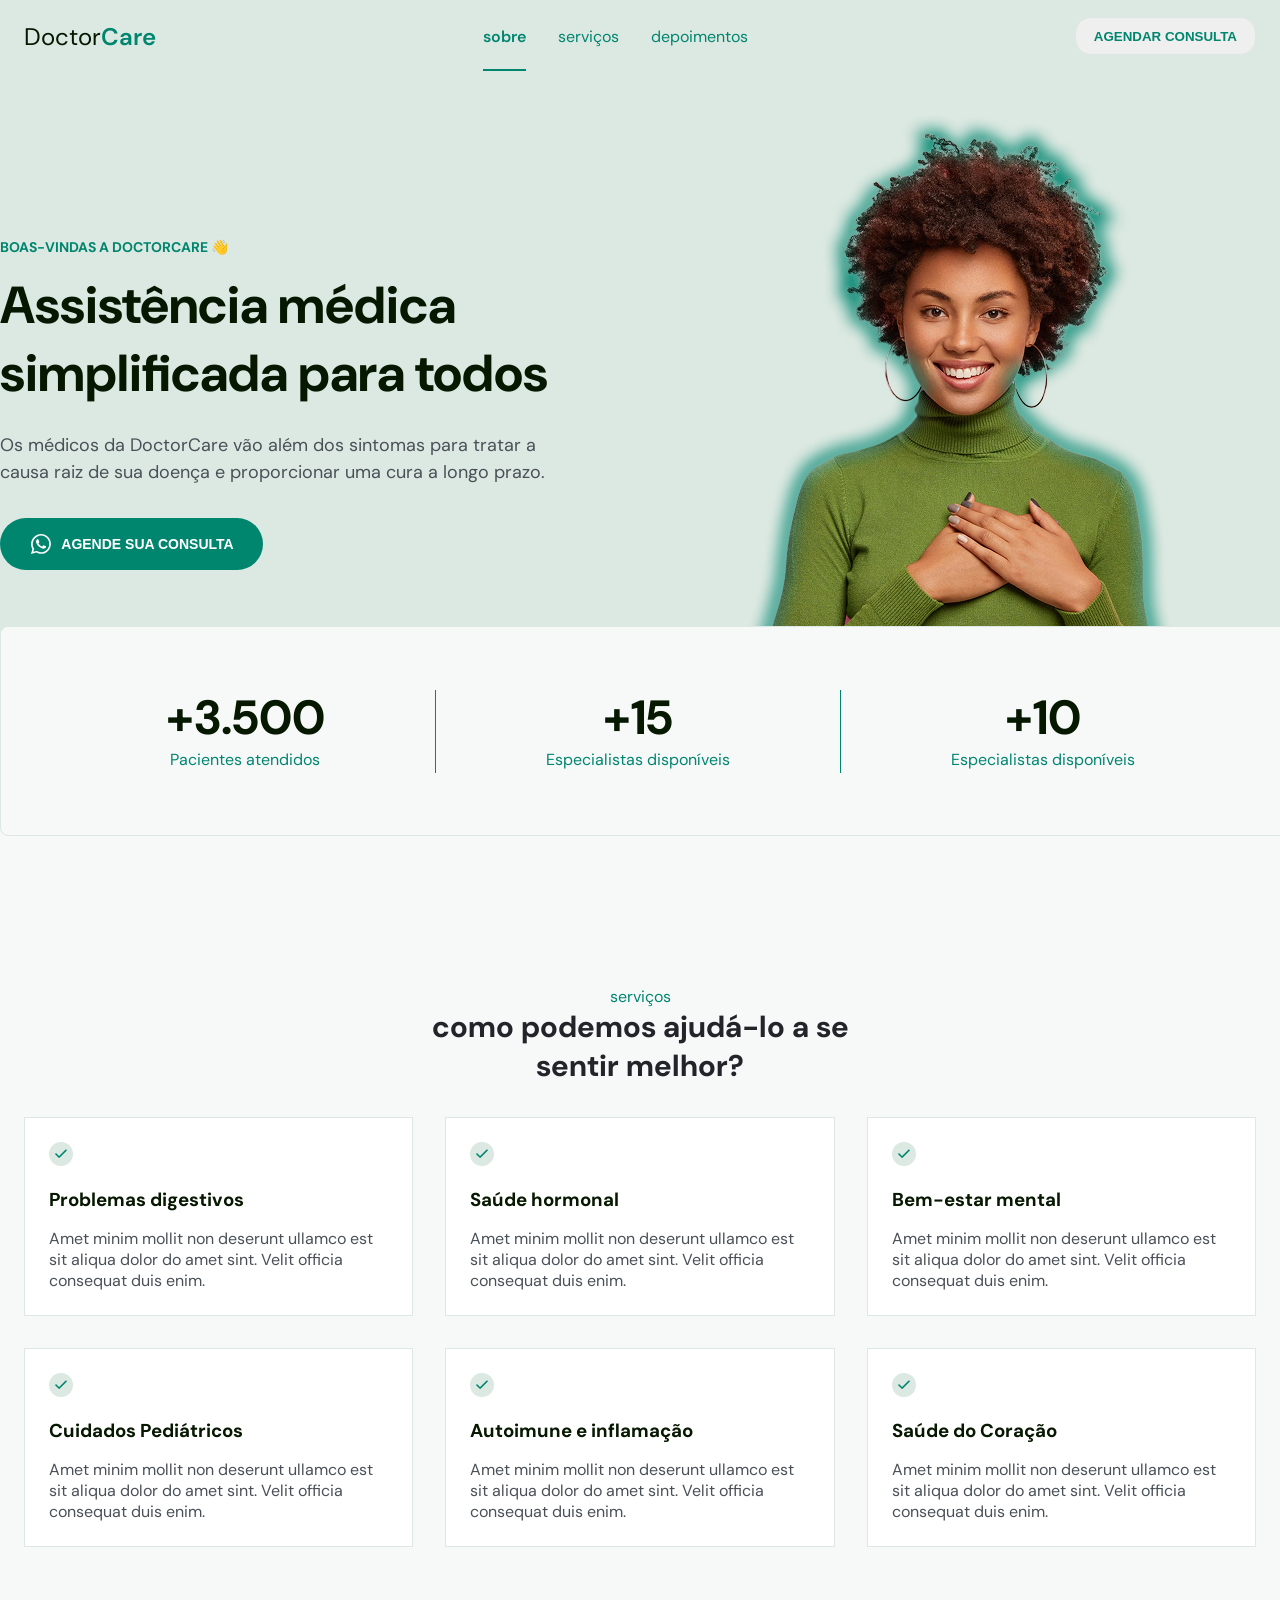
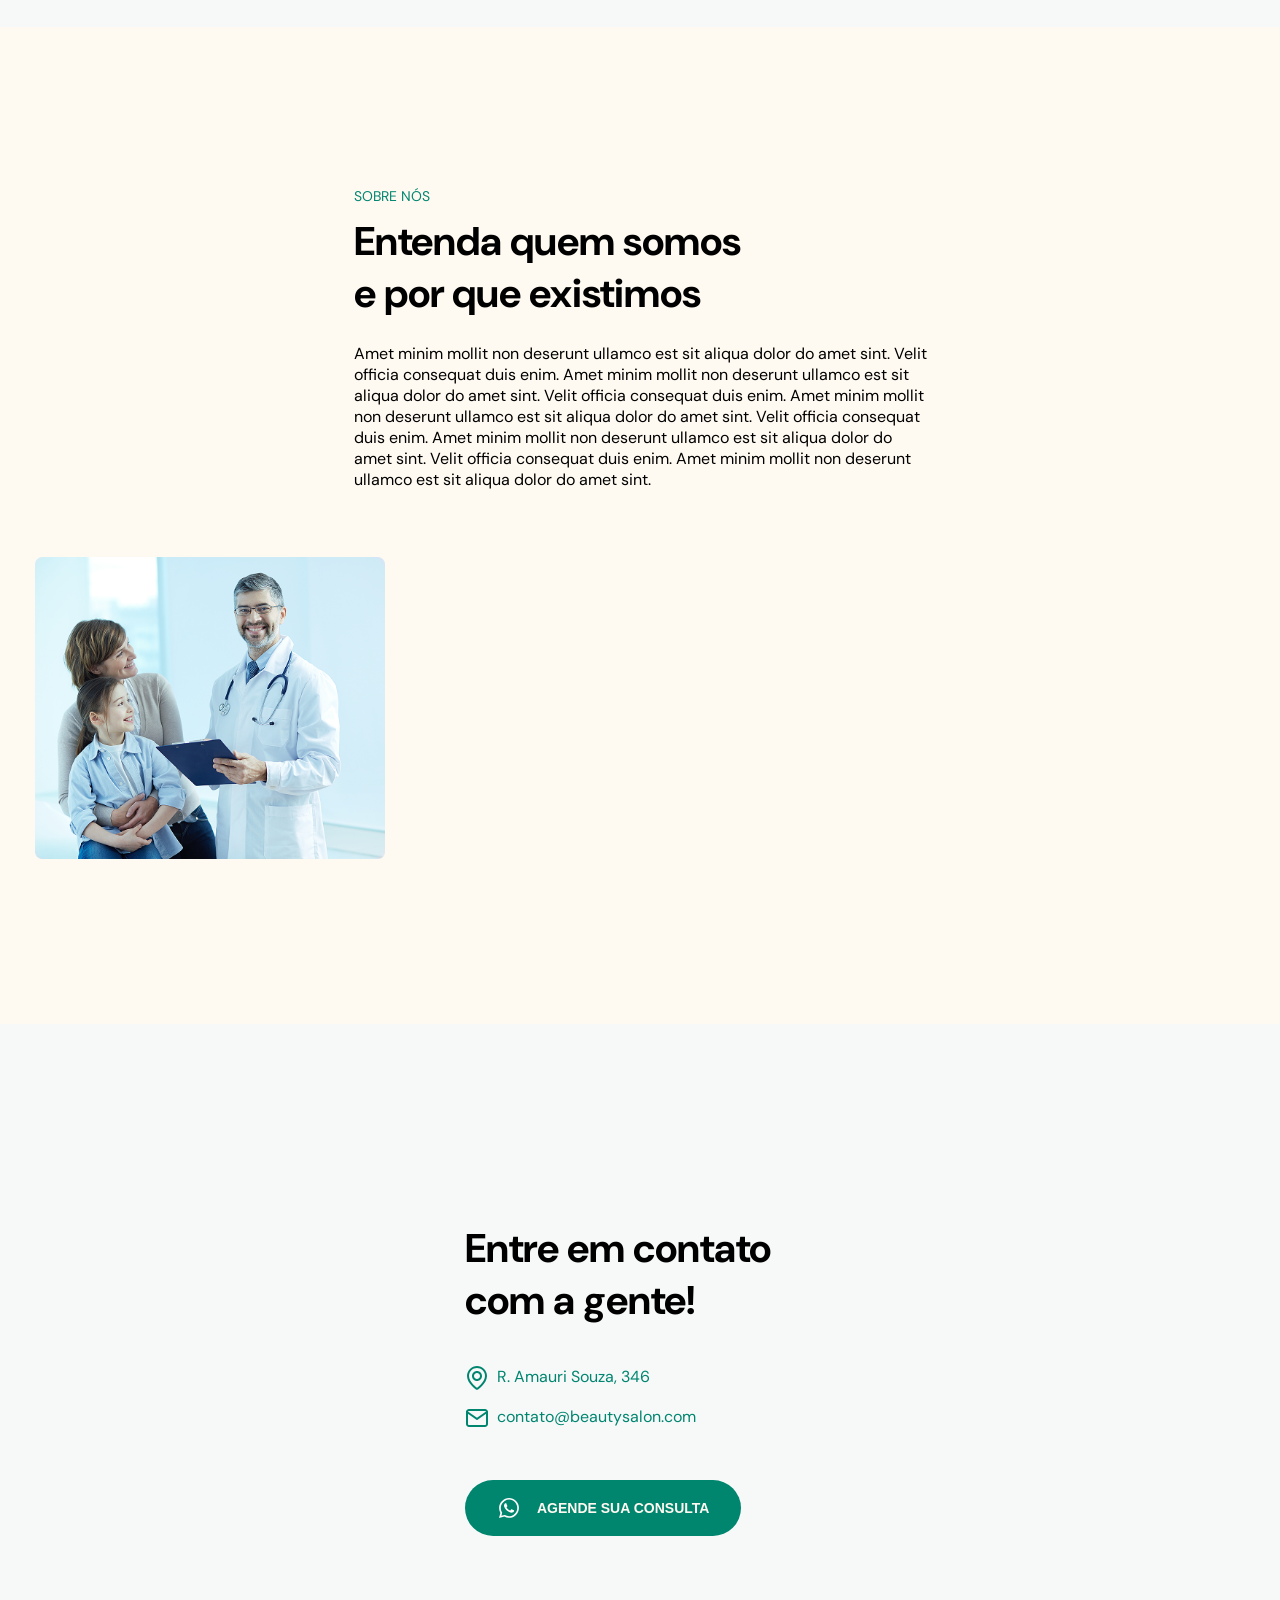
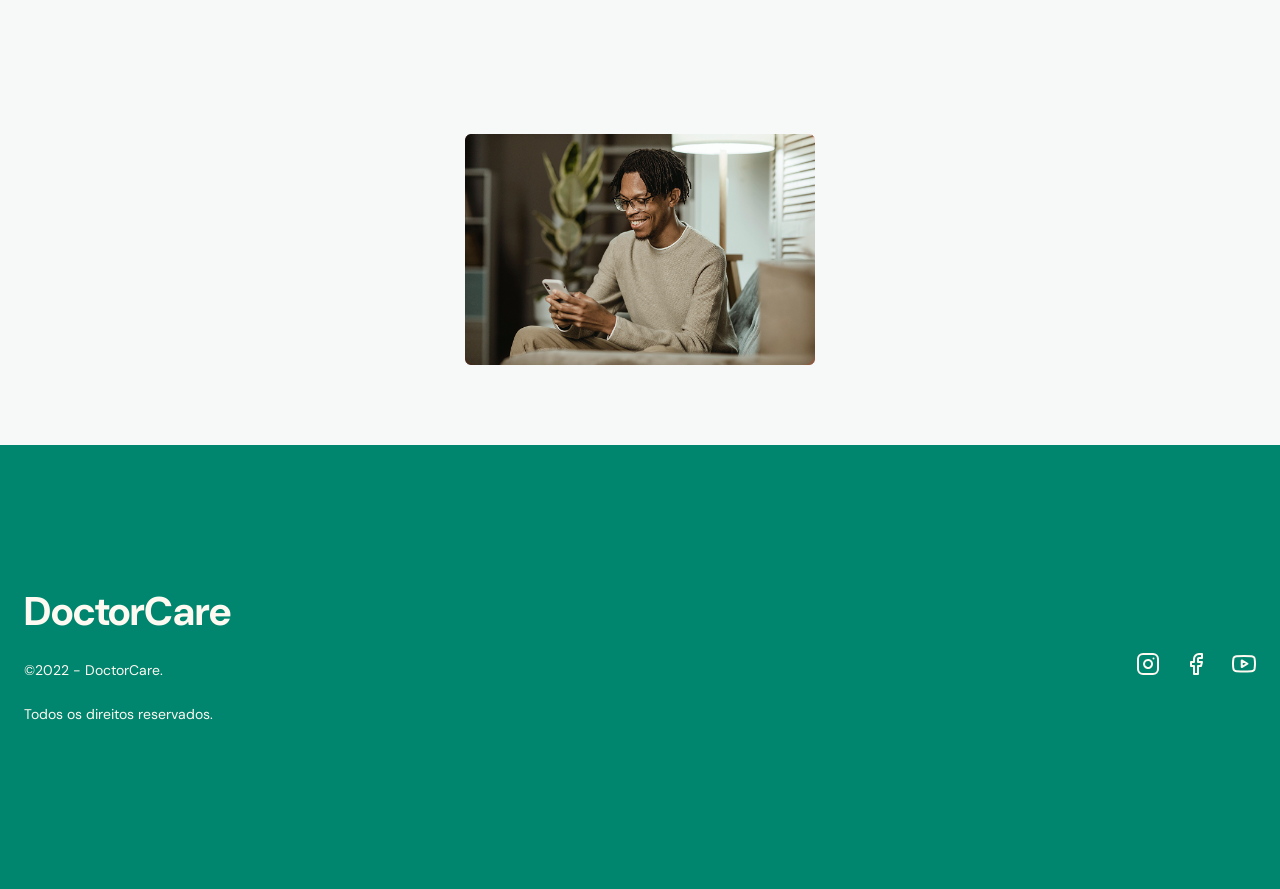
<file: doctorcare/index.html>
<!DOCTYPE html>
<html lang="pt-br">

<head>
    <link rel="preconnect" href="https://fonts.googleapis.com">
    <link rel="preconnect" href="https://fonts.gstatic.com" crossorigin>
    <meta charset="UTF-8">
    <meta name="viewport" content="width=device-width, initial-scale=1.0">
    <title>doctorcare</title>
    <link rel="stylesheet" href="style.css">

    <link
        href="https://fonts.googleapis.com/css2?family=DM+Sans:ital,opsz,wght@0,9..40,100..1000;1,9..40,100..1000&display=swap"
        rel="stylesheet">
</head>

<body>
    <header>
        <div class="header-container">
            <div class="logo">
                <span>Doctor<strong class="care">Care</strong></span>
            </div>
            <nav class="menu">
                <ul>
                    <li> <a href="">sobre</a></li>
                    <LI><a href="">serviços </a></LI>
                    <li><a href="">depoimentos</a></li>
                </ul>
            </nav>
            <button class="agendar">agendar consulta</button>
            <button class="menu-sandwich">
                <img src="./assets/Icon.png" alt="menu" />
            </button>
        </div>
    </header>

    <section id="home">
        <div class="home-container">
            <div class="home-left">
                <p class="welcome">BOAS-VINDAS A DOCTORCARE 👋</p>

                <h1 class="title">
                    Assistência médica simplificada para todos
                </h1>

                <p class="description">
                    Os médicos da DoctorCare vão além dos sintomas para tratar a causa
                    raiz de sua doença e proporcionar uma cura a longo prazo.
                </p>

                <button class="schedule">
                    <img src="./assets/whatsapp.svg" alt="Whatsapp" />
                    Agende sua consulta
                </button>
            </div>

            <div class="home-right">
                <img class="img-home" src="./assets/hero.png" alt="Imagem de uma mulher" />
            </div>
        </div>
        </div>
    </section>
    <section class="numbers">
        <div class="card">
            <h2>+3.500</h2>
            <p>Pacientes atendidos</p>
        </div>
        <div class="divider"></div>
        <div class="card">
            <h2>+15</h2>
            <p>Especialistas disponíveis</p>
        </div>
        <div class="divider"></div>
        <div class="card">
            <h2>+10</h2>
            <p>Especialistas disponíveis</p>
        </div>
    </section>
    <section class="servicos">
        <p class="service-tag">serviços</p>
        <h2 class="section-title">como podemos ajudá-lo a se sentir melhor?</h2>

        <div class="service-container">
            <div class="card-service">
                <img src="./assets/Group 2.png" alt="verificado-img">
                <h3 class="service-title">Problemas digestivos</h3>
                <p class="sevice-description">Amet minim mollit non deserunt ullamco est sit aliqua dolor do amet sint.
                    Velit officia consequat duis enim.</p>
            </div>
            <div class="card-service">
                <img src="./assets/Group 2.png" alt="verificado-img">
                <h3 class="service-title">Saúde hormonal</h3>
                <p class="sevice-description">Amet minim mollit non deserunt ullamco est sit aliqua dolor do amet sint.
                    Velit officia consequat duis enim.</p>
            </div>
            <div class="card-service">
                <img src="./assets/Group 2.png" alt="verificado-img">
                <h3 class="service-title">Bem-estar mental</h3>
                <p class="sevice-description">Amet minim mollit non deserunt ullamco est sit aliqua dolor do amet sint.
                    Velit officia consequat duis enim.</p>
            </div>
            <div class="card-service">
                <img src="./assets/Group 2.png" alt="verificado-img">
                <h3 class="service-title">Cuidados Pediátricos</h3>
                <p class="sevice-description">Amet minim mollit non deserunt ullamco est sit aliqua dolor do amet sint.
                    Velit officia consequat duis enim.</p>
            </div>
            <div class="card-service">
                <img src="./assets/Group 2.png" alt="verificado-img">
                <h3 class="service-title">Autoimune e inflamação</h3>
                <p class="sevice-description">Amet minim mollit non deserunt ullamco est sit aliqua dolor do amet sint.
                    Velit officia consequat duis enim.</p>
            </div>
            <div class="card-service">
                <img src="./assets/Group 2.png" alt="verificado-img">
                <h3 class="service-title">Saúde do Coração</h3>
                <p class="sevice-description">Amet minim mollit non deserunt ullamco est sit aliqua dolor do amet sint.
                    Velit officia consequat duis enim.</p>
            </div>
        </div>
    </section>
    <section class="sobre-nos">
        <div class="doctor-img">
            <img src="./assets/img01.png" alt="">
        </div>
        <div class="text-sobre">
            <p class="sobre-teg">SOBRE NÓS</p>
            <h2 class="title-sobre">Entenda quem somos e por que existimos</h2>
            <p class="sobre-title">Amet minim mollit non deserunt ullamco est sit aliqua dolor do amet sint. Velit
                officia consequat duis enim. Amet minim mollit non deserunt ullamco est sit aliqua dolor do amet sint.
                Velit officia consequat duis enim. Amet minim mollit non deserunt ullamco est sit aliqua dolor do amet
                sint. Velit officia consequat duis enim. Amet minim mollit non deserunt ullamco est sit aliqua dolor do
                amet sint. Velit officia consequat duis enim. Amet minim mollit non deserunt ullamco est sit aliqua
                dolor do amet sint.</p>
        </div>
    </section>
    <section class="section-contato">
        <div class="container-contato">
            <h2 class="title-contato">Entre em contato com a gente!</h2>
            <div class="contato-name">
                <img src="./assets/map-pin.svg" alt="">
                <p>R. Amauri Souza, 346</p>
            </div>
            <div class="contato-name">
                <img src="./assets/mail.svg" alt="png email">
                <p>contato@beautysalon.com</p>
            </div>
            <button class="btn-whatsapp">
                <img src="./assets/whatsapp.svg" alt="">
                <p>AGENDE SUA CONSULTA</p>
            </button>
        </div>
        <div class="img02">
            <img src="./assets/img02.png" alt="">
        </div>
    </section>
    <section class="section-footer">
        <div class="footer-wrapper">
            <div class="container-footer">
                <h2 class="title-footer">
                    DoctorCare
                </h2>
                <p class="paragrafo-footer">
                    ©2022 - DoctorCare.
                </p>
                <p class="paragrafo-footer">
                    Todos os direitos reservados.
                </p>
            </div>
            <div class="container-logos">
                <div class="logos-footer">
                    <img src="./assets/instagram 1.svg" alt="">
                </div>
                <div class="logos-footer">
                    <img src="./assets/facebook 1.svg" alt="">
                </div>
                <div class="logos-footer">
                    <img src="./assets/youtube 1.svg" alt="">
                </div>
            </div>
        </div>
    </section>
</body>

</html>
</file>
<file: doctorcare/style.css>
* {
    margin: 0;
    padding: 0;
    box-sizing: border-box;
}

:root {
    --brand-green: #00856F;
    --brand-green-light: #dce9e2;
    --brand-green-light-02: #f7f9f9;
    --brand-beige: #fffaf1;
    --brand-green-hover: #00453A;
    --gray-headline: #061800;
    --gray-paragraph: #384633;
    --white: #ffffff;
    --title: #212529;
    --text: #495057;
}


html {
    font-family: "DM Sans", sans-serif;
}

body {
    background-color: var(--brand-green-light-02);
    overflow-x: hidden;
}

button {
    cursor: pointer
}

li {
    list-style: none;
}

header {
    width: 100vw;
    height: 72px;
    background: var(--brand-green-light);
}

.header-container {
    width: 100%;
    height: inherit;
    padding: 0 24px;

    display: flex;
    justify-content: space-between;
    align-items: center;

}

.header-container .logo span {
    font-size: 1.5rem;
    font-weight: 400;
    color: var(--gray-headline)
}

.header-container .menu,
.agendar {
    display: none;
}

.header-container .logo .care {
    font-weight: 600;
    color: var(--brand-green);
}

.header-container .menu-sandwich {
    background-color: var(--brand-green-light);
    border: 0;
}

#home {
    width: 100%;
    height: auto;
    overflow-x: hidden;

    background: var(--brand-green-light);
}

#home .home-container {
    padding-top: 40px;
    padding-left: 24px;
    padding-right: 24px;
}

#home .home-container .home-left {
    display: flex;
    flex-direction: column;
    align-items: center;
}

#home .home-container .home-left .welcome {
    font-size: 0.875rem;
    font-weight: 700;
    color: var(--brand-green);
    text-align: center;
}

#home .home-container .home-left .title {
    font-size: 2.125rem;
    font-weight: 700;
    line-height: 130%;
    color: var(--gray-headline);
    margin-top: 1rem;
    text-align: center;
}

#home .home-container .home-left .description {
    max-width: 350px;
    font-size: 1.125rem;
    font-weight: 400;
    line-height: 150%;
    color: var(--text);
    margin-top: 1.5rem;
    text-align: center;
}

#home .home-container .home-left .schedule {
    width: 263px;
    height: 52px;
    border-radius: 32px;
    border: 0;
    background-color: var(--brand-green);

    display: flex;
    gap: 8px;
    align-items: center;
    justify-content: center;

    text-transform: uppercase;
    font-weight: 700;
    font-size: 0.875rem;

    color: var(--white);

    margin-top: 2rem;
}

#home .home-container .home-right {
    display: flex;
    align-items: center;
    justify-content: center;

    padding: 40px 24px;
}

.numbers {
    width: calc(100% - 24px);
    height: auto;
    border-radius: 8px;
    padding: 30px 0;
    background-color: var(--brand-green-light-02);
    border: 1px solid #dce9e2;

    margin: -40px auto 0;
    position: relative;
    z-index: 99999;

    display: flex;
    flex-direction: column;
    gap: 60px;
    align-items: center;
}

.numbers .card {
    height: 90px;

    display: flex;
    flex-direction: column;
    align-items: center;
}

.numbers .card h2 {
    font-size: 3rem;
    color: var(--gray-headline);
}

.numbers .card p {
    font-size: 1rem;
    color: var(--brand-green);
    font-weight: 400;
}

.servicos {
    padding: 80px 24px;
    color: var(--brand-green);

    display: flex;
    flex-direction: column;
    align-items: center;

}

.servicos .service-tag {
    text-align: center;

}

.servicos .section-title {
    text-align: center;
    font-size: 30px;
    max-width: 314px;
    color: var(--title);
}

.servicos .service-container {
    display: flex;
    flex-direction: column;
    gap: 32px;
    align-items: center;
    margin-top: 60px;
}

.servicos .card-service {
    background-color: var(--white);
    border: 1px solid var(--brand-green-light);

    padding: 24px;
    color: var(--gray-headline);

}

.servicos .card-service img {
    margin-bottom: 16px;
}

.servicos .card-service .service-title {
    margin-bottom: 16px;
}

.servicos .card-service .sevice-description {
    color: var(--text);
}

.servicos .section-title {
    max-width: 497px;
    margin-bottom: 32px;
}

.sobre-nos {
    display: flex;
    flex-direction: column-reverse;
    justify-content: center;
    align-items: center;
    gap: 67px;
    background-color: var(--brand-beige);
}

.text-sobre .sobre-teg {
    margin-bottom: 16px;
    font-size: 14px;
    color: var(--brand-green);
}

.text-sobre .title-sobre {
    font-size: 40px;
    max-width: 400px;
    padding-bottom: 24px;
}

.text-sobre .sobre-title {
    display: flex;
    justify-content: center;
    align-items: center;
    max-width: 340px;
}

.doctor-img {
    padding-left: 35px;
    width: 100%;
}

.doctor-img img {
    
    max-width: 350px;
}

.section-contato {

    margin: 0 auto;

    display: flex;

    flex-direction: column;
    align-items: center;
}

.section-contato .container-contato {
    padding-top: 198px;
    padding-bottom: 60px;

}

.container-contato .title-contato {
    max-width: 350px;
    font-size: 40px;
    padding-bottom: 40px;
}

.container-contato .contato-name {
    display: flex;
    gap: 8px;
    padding-bottom: 16px;
    color: var(--brand-green);
}

.container-contato .btn-whatsapp {
    display: flex;
    align-items: center;
    border-radius: 40px;
    padding-top: 16px;
    padding-right: 32px;
    padding-bottom: 16px;
    padding-left: 32px;
    gap: 16px;
    margin-top: 34px;

    background-color: var(--brand-green);
    color: var(--brand-beige);
    border: none;
}

.img02 {
    display: flex;
    justify-content: center;
    align-items: center;
    max-width: 350px;
}

.img02 img {
    width: 100%;
    padding-bottom: 80px;

}

.btn-whatsapp p {
    font-size: 14px;
    font-weight: 700;
}

.section-footer {
    
    background-color: var(--brand-green);
    color: var(--brand-beige);
}

.footer-wrapper {
    padding: 60px 24px;
    
}

.container-footer .title-footer {
    font-size: 50px;
    padding-bottom: 24px;
}

.container-footer .paragrafo-footer {
   display: flex;
   flex-direction: column;
   margin-bottom: 12px;
}

.container-logos {
  display: flex;
  gap: 32px;
  
}

@media (min-width: 768px) {

    .header-container .menu,
    .agendar {
        display: flex;

    }

    .header-container .menu-sandwich {
        display: none;
    }

    .header-container .menu ul {
        display: flex;
        align-items: center;
        gap: 32px;
    }

    .menu ul li {
        position: relative;
    }

    .menu ul li a {
        text-decoration: none;
        font-size: 1rem;
        color: var(--brand-green);
    }

    .menu ul li:first-child::after {
        content: "";
        width: 100%;
        height: 2px;
        background-color: var(--brand-green);
        position: absolute;
        left: 0;
        bottom: -24px;
    }

    .menu ul li:first-child a {
        font-weight: 600;
    }

    .header-container .agendar {
        width: auto;
        height: 38px;
        padding: 0 18px;
        border-radius: 16px;
        border: 1px solid var(--brand-green-light);
        text-transform: uppercase;
        color: var(--brand-green);
        font-weight: 700;

        display: flex;
        align-items: center;
        justify-content: center;


    }

}

@media (min-width: 1080px) {

    #home .home-container {
        max-width: 1300px;
        margin: 0 auto;
        display: flex;
        padding: 0;
    }

    #home .home-container .home-left,
    .home-right {
        width: 50%;
    }

    #home .home-container .home-left {
        display: flex;
        flex-direction: column;
        justify-content: center;
        align-items: flex-start;
    }

    #home .home-container .home-left .title {
        font-size: 3.25rem;
        text-align: left;
    }

    #home .home-container .home-left .description {
        text-align: left;
        max-width: 545px;
    }

    .numbers {
        width: 1300px;
        height: 210px;
        top: -70px;

        display: flex;
        flex-direction: row;
        justify-content: center;
        align-items: center;
    }

    .numbers .divider {
        width: 1px;
        height: 83px;
        background: var(--brand-green);
        margin: 0 50px;
    }

    .servicos .service-container {
        max-width: 1300px;
        margin: 0 auto;
        display: grid;
        grid-template-columns: repeat(3, 1fr);
    }

    .servicos .section-title {
        max-width: 497px;
        margin-bottom: 32px;
    }

    .sobre-nos {
        display: flex;
        justify-content: center;
        align-items: center;
        padding: 160px 0;
        gap: 67px;
        background-color: var(--brand-beige);
    }

    .text-sobre .sobre-teg {
        margin-bottom: 10px;
        font-size: 14px;
        color: var(--brand-green);
    }

    .text-sobre .title-sobre {
        font-size: 40px;
        max-width: 400px;
        padding-bottom: 24px;
    }

    .text-sobre .sobre-title {
        max-width: 573px;
    }

    .section-contato {
        max-width: 1300px;
        margin: 0 auto;

        display: flex;
        justify-content: space-between;
        align-items: center;
    }

    .section-contato .container-contato {
        padding-top: 198px;
        padding-bottom: 198px;

    }

    .container-contato .title-contato {
        max-width: 350px;
        font-size: 40px;
        padding-bottom: 40px;
    }

    .container-contato .contato-name {
        display: flex;
        gap: 8px;
        padding-bottom: 16px;
        color: var(--brand-green);
    }

    .container-contato .btn-whatsapp {
        display: flex;
        align-items: center;
        border-radius: 40px;
        padding-top: 16px;
        padding-right: 32px;
        padding-bottom: 16px;
        padding-left: 32px;
        gap: 16px;
        margin-top: 34px;

        background-color: var(--brand-green);
        color: var(--brand-beige);
        border: none;
    }

    .btn-whatsapp p {
        font-size: 14px;
        font-weight: 700;
    }

    .section-footer {
        padding: 80px 0;
        background-color: var(--brand-green);
        color: var(--brand-beige);
    }

    .footer-wrapper {
        max-width: 1300px;
        margin: 0 auto;

        display: flex;
        justify-content: space-between;
    }

    .container-footer {
        display: flex;
        flex-direction: column;
    }

    .container-footer .title-footer {
        font-size: 40px;
        padding-bottom: 24px;
    }

    .container-footer .paragrafo-footer {
        padding-bottom: 14px;
        font-size: 14px;
    }

    .container-logos {
        display: flex;
        align-items: center;
        justify-content: flex-end;
        gap: 24px;
    }

  
}
</file>
